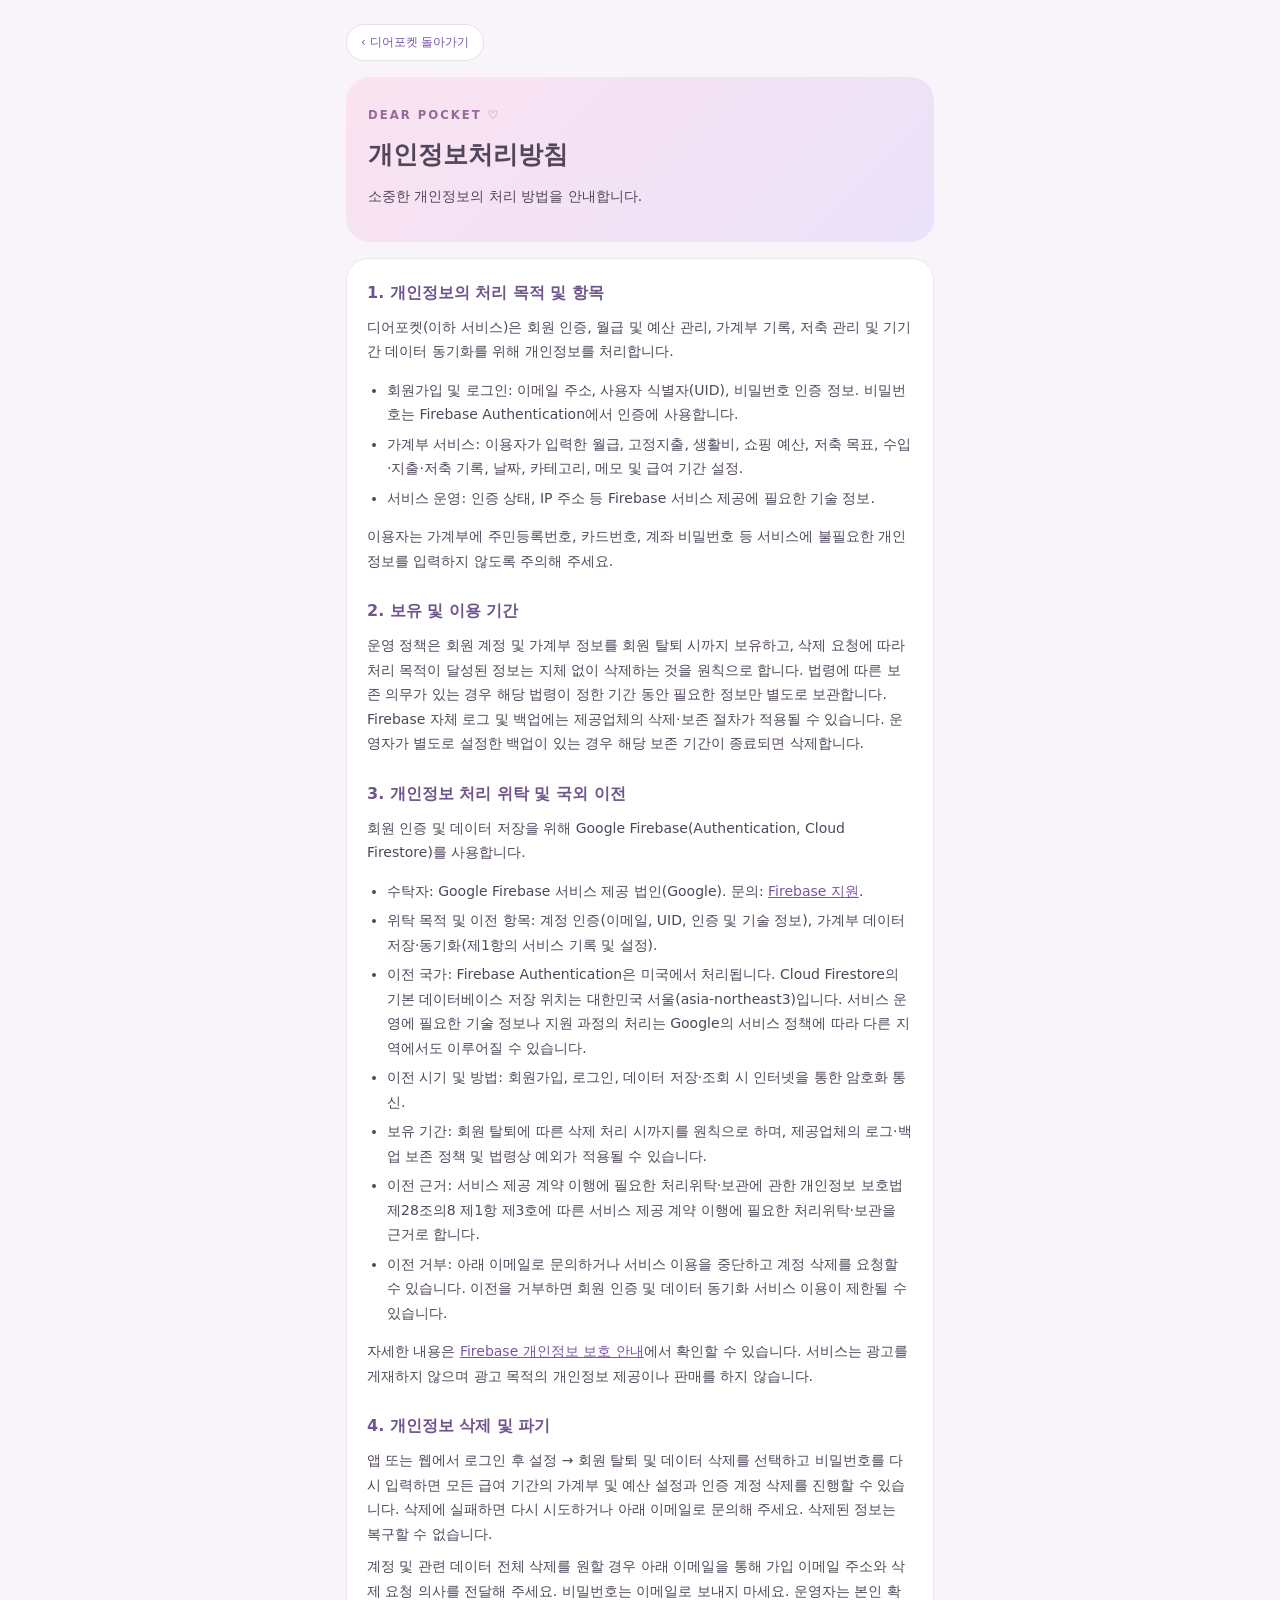
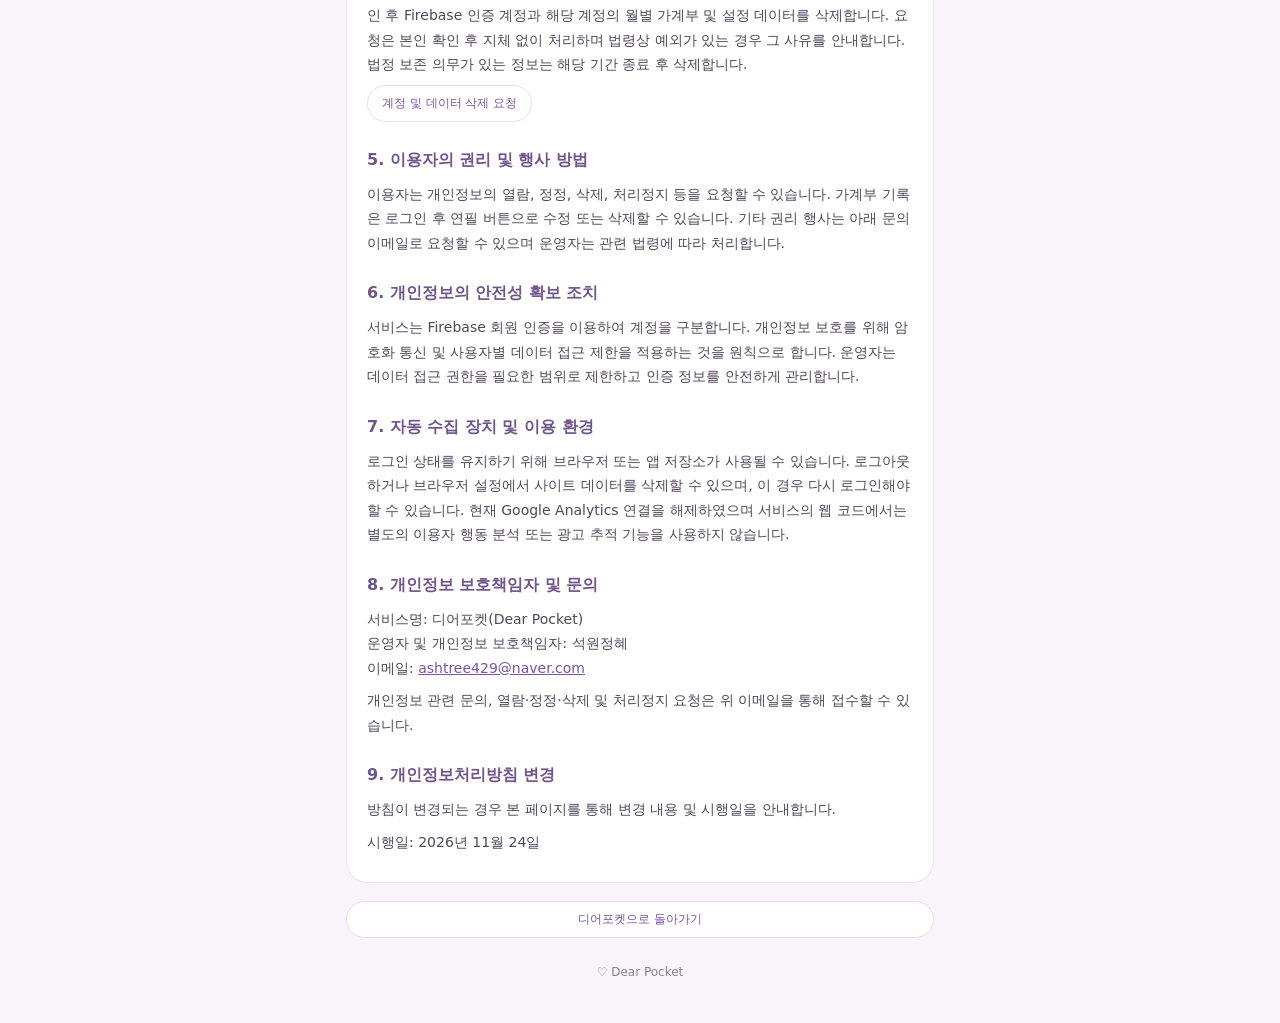
<file: privacy.html>
<!doctype html><html lang="ko"><head><meta charset="utf-8"><meta name="viewport" content="width=device-width,initial-scale=1"><meta name="theme-color" content="#f8f2fa"><title>개인정보처리방침 | 디어포켓</title><link rel="icon" href="favicon.svg"><style>
*{box-sizing:border-box}body{margin:0;background:#f8f4fa;color:#51465b;font-family:system-ui,-apple-system,'Noto Sans KR',sans-serif;line-height:1.75;font-size:14px}main{max-width:620px;margin:auto;padding:24px 16px 40px}header{padding:25px 22px;border-radius:24px;background:linear-gradient(135deg,#fbe3ef,#eae2fa);margin:16px 0}header small{color:#956a9c;letter-spacing:2px;font-weight:700}h1{font-size:25px;margin:6px 0}h2{font-size:16px;margin:24px 0 8px;color:#70558c}p{margin:8px 0}article{background:white;border:1px solid #eee5f0;border-radius:22px;padding:20px}article h2:first-child{margin-top:0}a{color:#7954a7}.back{display:inline-block;text-decoration:none;background:white;border:1px solid #e9dfea;border-radius:20px;padding:7px 14px;font-size:12px}.draft{background:#fff3e4;border-radius:12px;padding:12px;color:#79542d;font-size:12px}footer{text-align:center;color:#8b7e93;font-size:12px;margin-top:24px}ul{padding-left:20px}li{margin:5px 0} .bottom{display:block;text-align:center;margin-top:18px}
</style></head><body><main><a class="back" href="./index.html">‹ 디어포켓 돌아가기</a><header><small>DEAR POCKET ♡</small><h1>개인정보처리방침</h1><p>소중한 개인정보의 처리 방법을 안내합니다.</p></header><article>
<h2>1. 개인정보의 처리 목적 및 항목</h2><p>디어포켓(이하 서비스)은 회원 인증, 월급 및 예산 관리, 가계부 기록, 저축 관리 및 기기 간 데이터 동기화를 위해 개인정보를 처리합니다.</p><ul><li>회원가입 및 로그인: 이메일 주소, 사용자 식별자(UID), 비밀번호 인증 정보. 비밀번호는 Firebase Authentication에서 인증에 사용합니다.</li><li>가계부 서비스: 이용자가 입력한 월급, 고정지출, 생활비, 쇼핑 예산, 저축 목표, 수입·지출·저축 기록, 날짜, 카테고리, 메모 및 급여 기간 설정.</li><li>서비스 운영: 인증 상태, IP 주소 등 Firebase 서비스 제공에 필요한 기술 정보.</li></ul><p>이용자는 가계부에 주민등록번호, 카드번호, 계좌 비밀번호 등 서비스에 불필요한 개인정보를 입력하지 않도록 주의해 주세요.</p>
<h2>2. 보유 및 이용 기간</h2><p>운영 정책은 회원 계정 및 가계부 정보를 회원 탈퇴 시까지 보유하고, 삭제 요청에 따라 처리 목적이 달성된 정보는 지체 없이 삭제하는 것을 원칙으로 합니다. 법령에 따른 보존 의무가 있는 경우 해당 법령이 정한 기간 동안 필요한 정보만 별도로 보관합니다. Firebase 자체 로그 및 백업에는 제공업체의 삭제·보존 절차가 적용될 수 있습니다. 운영자가 별도로 설정한 백업이 있는 경우 해당 보존 기간이 종료되면 삭제합니다.</p>
<h2>3. 개인정보 처리 위탁 및 국외 이전</h2><p>회원 인증 및 데이터 저장을 위해 Google Firebase(Authentication, Cloud Firestore)를 사용합니다.</p><ul><li>수탁자: Google Firebase 서비스 제공 법인(Google). 문의: <a href="https://firebase.google.com/support">Firebase 지원</a>.</li><li>위탁 목적 및 이전 항목: 계정 인증(이메일, UID, 인증 및 기술 정보), 가계부 데이터 저장·동기화(제1항의 서비스 기록 및 설정).</li><li>이전 국가: Firebase Authentication은 미국에서 처리됩니다. Cloud Firestore의 기본 데이터베이스 저장 위치는 대한민국 서울(asia-northeast3)입니다. 서비스 운영에 필요한 기술 정보나 지원 과정의 처리는 Google의 서비스 정책에 따라 다른 지역에서도 이루어질 수 있습니다.</li><li>이전 시기 및 방법: 회원가입, 로그인, 데이터 저장·조회 시 인터넷을 통한 암호화 통신.</li><li>보유 기간: 회원 탈퇴에 따른 삭제 처리 시까지를 원칙으로 하며, 제공업체의 로그·백업 보존 정책 및 법령상 예외가 적용될 수 있습니다.</li><li>이전 근거: 서비스 제공 계약 이행에 필요한 처리위탁·보관에 관한 개인정보 보호법 제28조의8 제1항 제3호에 따른 서비스 제공 계약 이행에 필요한 처리위탁·보관을 근거로 합니다.</li><li>이전 거부: 아래 이메일로 문의하거나 서비스 이용을 중단하고 계정 삭제를 요청할 수 있습니다. 이전을 거부하면 회원 인증 및 데이터 동기화 서비스 이용이 제한될 수 있습니다.</li></ul><p>자세한 내용은 <a href="https://firebase.google.com/support/privacy">Firebase 개인정보 보호 안내</a>에서 확인할 수 있습니다. 서비스는 광고를 게재하지 않으며 광고 목적의 개인정보 제공이나 판매를 하지 않습니다.</p>
<h2 id="account-deletion">4. 개인정보 삭제 및 파기</h2><p>앱 또는 웹에서 로그인 후 설정 → 회원 탈퇴 및 데이터 삭제를 선택하고 비밀번호를 다시 입력하면 모든 급여 기간의 가계부 및 예산 설정과 인증 계정 삭제를 진행할 수 있습니다. 삭제에 실패하면 다시 시도하거나 아래 이메일로 문의해 주세요. 삭제된 정보는 복구할 수 없습니다.</p><p>계정 및 관련 데이터 전체 삭제를 원할 경우 아래 이메일을 통해 가입 이메일 주소와 삭제 요청 의사를 전달해 주세요. 비밀번호는 이메일로 보내지 마세요. 운영자는 본인 확인 후 Firebase 인증 계정과 해당 계정의 월별 가계부 및 설정 데이터를 삭제합니다. 요청은 본인 확인 후 지체 없이 처리하며 법령상 예외가 있는 경우 그 사유를 안내합니다. 법정 보존 의무가 있는 정보는 해당 기간 종료 후 삭제합니다.</p><p><a class="back" href="mailto:ashtree429@naver.com?subject=Dear%20Pocket%20Account%20Deletion">계정 및 데이터 삭제 요청</a></p>
<h2>5. 이용자의 권리 및 행사 방법</h2><p>이용자는 개인정보의 열람, 정정, 삭제, 처리정지 등을 요청할 수 있습니다. 가계부 기록은 로그인 후 연필 버튼으로 수정 또는 삭제할 수 있습니다. 기타 권리 행사는 아래 문의 이메일로 요청할 수 있으며 운영자는 관련 법령에 따라 처리합니다.</p>
<h2>6. 개인정보의 안전성 확보 조치</h2><p>서비스는 Firebase 회원 인증을 이용하여 계정을 구분합니다. 개인정보 보호를 위해 암호화 통신 및 사용자별 데이터 접근 제한을 적용하는 것을 원칙으로 합니다. 운영자는 데이터 접근 권한을 필요한 범위로 제한하고 인증 정보를 안전하게 관리합니다.</p>
<h2>7. 자동 수집 장치 및 이용 환경</h2><p>로그인 상태를 유지하기 위해 브라우저 또는 앱 저장소가 사용될 수 있습니다. 로그아웃하거나 브라우저 설정에서 사이트 데이터를 삭제할 수 있으며, 이 경우 다시 로그인해야 할 수 있습니다. 현재 Google Analytics 연결을 해제하였으며 서비스의 웹 코드에서는 별도의 이용자 행동 분석 또는 광고 추적 기능을 사용하지 않습니다.</p>
<h2>8. 개인정보 보호책임자 및 문의</h2><p>서비스명: 디어포켓(Dear Pocket)<br>운영자 및 개인정보 보호책임자: 석원정혜<br>이메일: <a href="mailto:ashtree429@naver.com">ashtree429@naver.com</a></p><p>개인정보 관련 문의, 열람·정정·삭제 및 처리정지 요청은 위 이메일을 통해 접수할 수 있습니다.</p>
<h2>9. 개인정보처리방침 변경</h2><p>방침이 변경되는 경우 본 페이지를 통해 변경 내용 및 시행일을 안내합니다.</p><p>시행일: 2026년 11월 24일</p></article><a class="back bottom" href="./index.html">디어포켓으로 돌아가기</a><footer>♡ Dear Pocket</footer></main></body></html>
</file>
